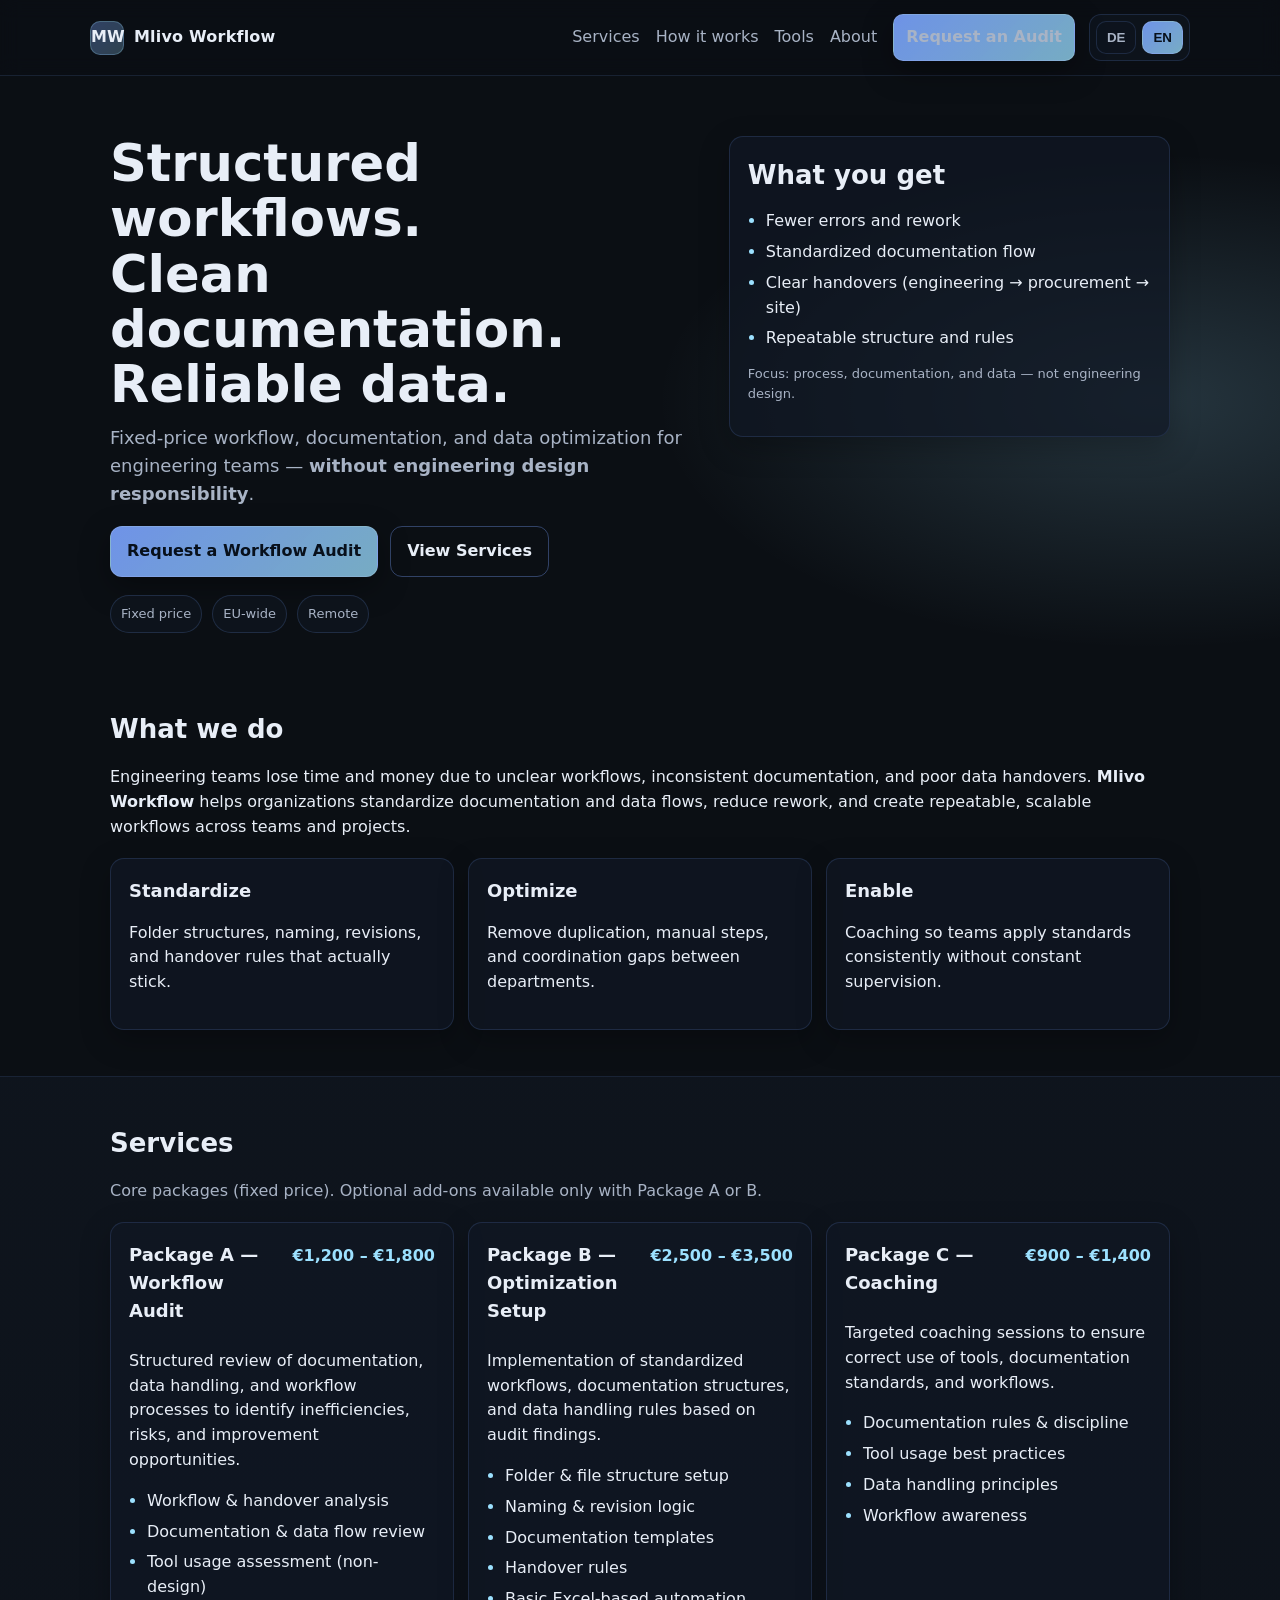
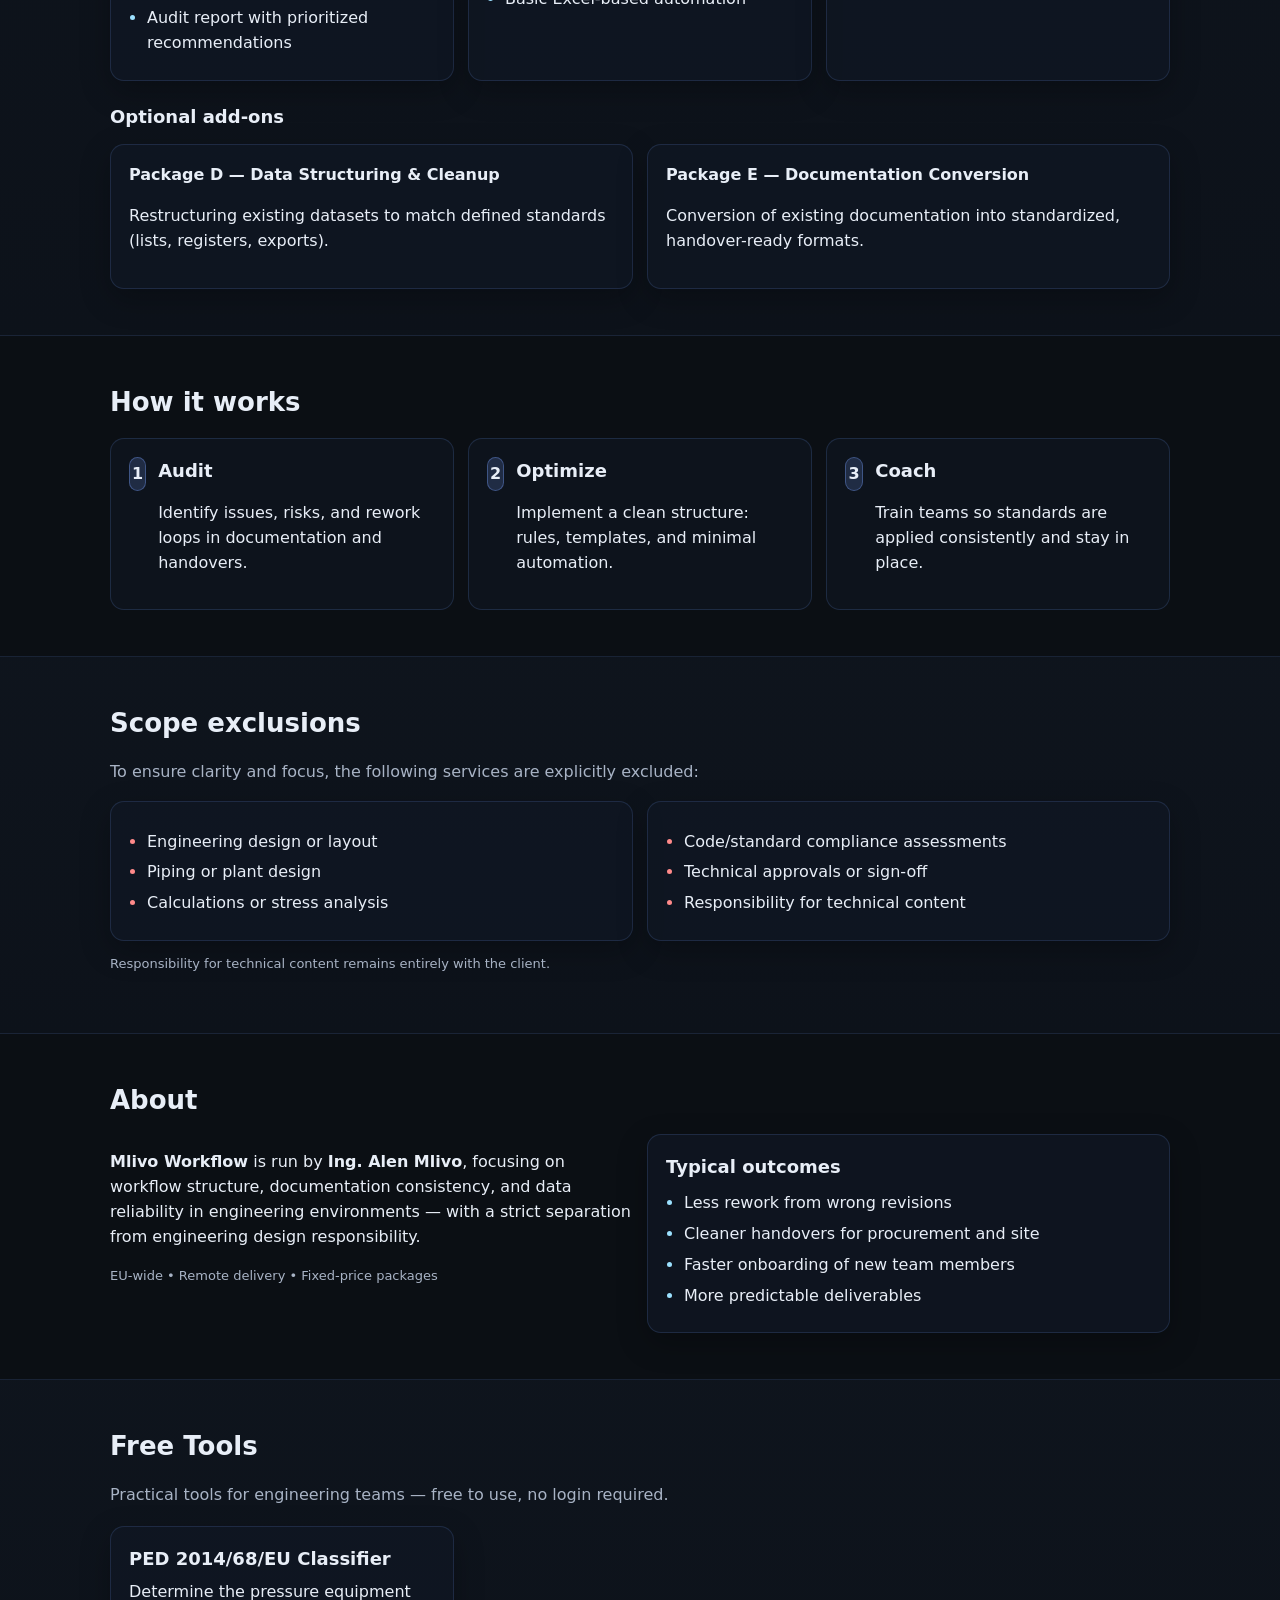
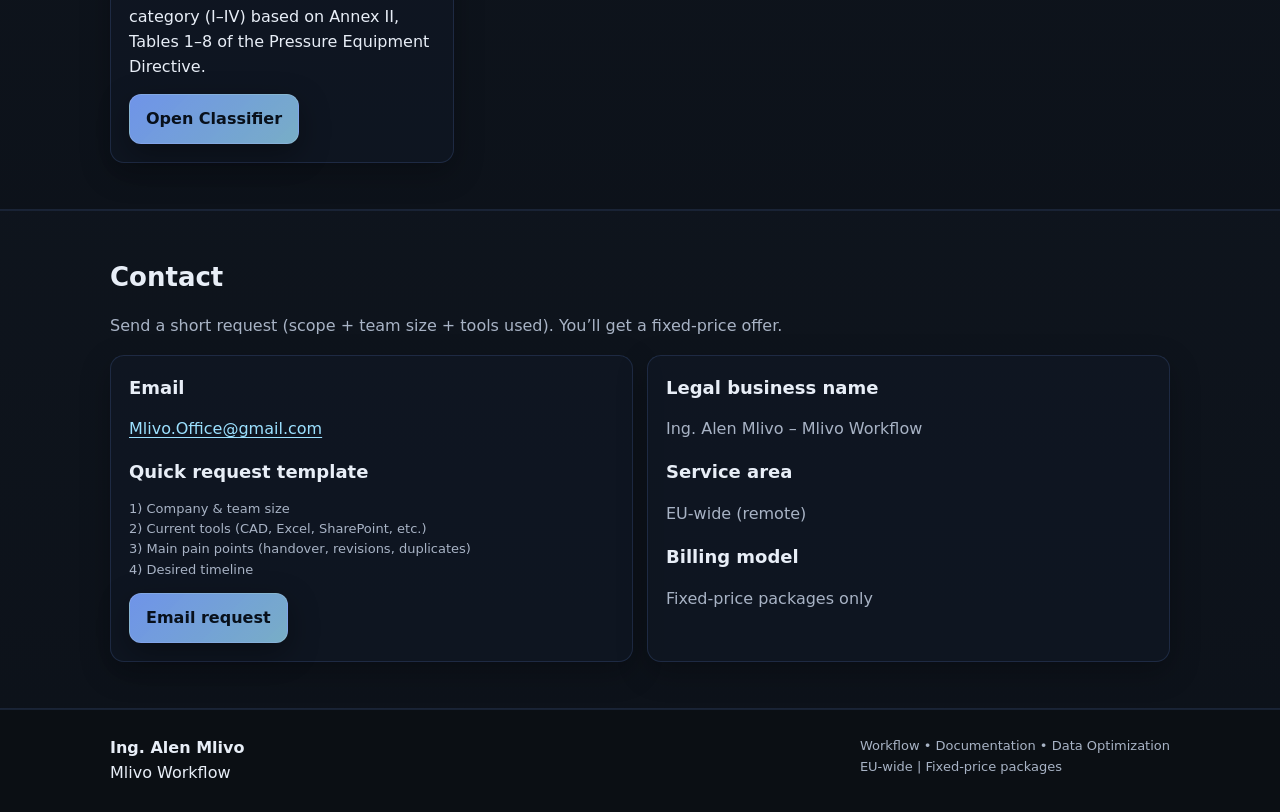
<file: index.html>
<!doctype html>
<html lang="en">
<head>
  <meta charset="utf-8" />
  <meta name="viewport" content="width=device-width,initial-scale=1" />
  <title>Mlivo Workflow | Fixed-price workflow, documentation & data optimization</title>
  <meta name="description" content="Mlivo Workflow provides fixed-price workflow, documentation, and data optimization for engineering teams across the EU — without engineering design responsibility." />
  <meta name="robots" content="index,follow" />
  <link rel="stylesheet" href="styles.css" />

  <!-- Social preview -->
  <meta property="og:title" content="Mlivo Workflow" />
  <meta property="og:description" content="Fixed-price workflow, documentation, and data optimization for engineering teams — without engineering design responsibility." />
  <meta property="og:type" content="website" />
</head>

<body>
  <header class="header">
    <div class="container header-inner">
      <a class="brand" href="#top" aria-label="Mlivo Workflow home">
        <span class="brand-mark">MW</span>
        <span class="brand-name">Mlivo Workflow</span>
      </a>

      <div class="header-right">
        <nav class="nav" aria-label="Primary">
          <a href="#services" data-i18n="nav_services">Services</a>
          <a href="#how" data-i18n="nav_how">How it works</a>
          <a href="#tools" data-i18n="nav_tools">Tools</a>
          <a href="#about" data-i18n="nav_about">About</a>
          <a class="btn btn-small" href="#contact" data-i18n="nav_cta">Request an Audit</a>
        </nav>

        <div class="lang-switch" role="group" aria-label="Language switch">
          <button class="lang-btn" type="button" data-lang="de" aria-pressed="false">DE</button>
          <button class="lang-btn" type="button" data-lang="en" aria-pressed="true">EN</button>
        </div>
      </div>
    </div>
  </header>

  <main id="top">
    <!-- HERO -->
    <section class="hero">
      <div class="container hero-grid">
        <div>
          <h1 data-i18n="hero_h1">Structured workflows.<br/>Clean documentation.<br/>Reliable data.</h1>

          <p class="lead" data-i18n="hero_lead">
            Fixed-price workflow, documentation, and data optimization for engineering teams —
            <strong>without engineering design responsibility</strong>.
          </p>

          <div class="cta">
            <a class="btn" href="#contact" data-i18n="hero_btn_primary">Request a Workflow Audit</a>
            <a class="btn btn-ghost" href="#services" data-i18n="hero_btn_secondary">View Services</a>
          </div>

          <div class="badges" aria-label="Key attributes">
            <span class="badge" data-i18n="badge_fixed">Fixed price</span>
            <span class="badge" data-i18n="badge_eu">EU-wide</span>
            <span class="badge" data-i18n="badge_remote">Remote</span>
          </div>
        </div>

        <div class="hero-card card" role="note" aria-label="Quick summary">
          <h2 data-i18n="hero_card_title">What you get</h2>
          <ul class="tick">
            <li data-i18n="hero_card_li1">Fewer errors and rework</li>
            <li data-i18n="hero_card_li2">Standardized documentation flow</li>
            <li data-i18n="hero_card_li3">Clear handovers (engineering → procurement → site)</li>
            <li data-i18n="hero_card_li4">Repeatable structure and rules</li>
          </ul>
          <p class="small muted" data-i18n="hero_card_note">
            Focus: process, documentation, and data — not engineering design.
          </p>
        </div>
      </div>
    </section>

    <!-- WHAT WE DO -->
    <section class="section">
      <div class="container">
        <h2 data-i18n="what_title">What we do</h2>
        <p data-i18n="what_text">
          Engineering teams lose time and money due to unclear workflows, inconsistent documentation, and poor data handovers.
          <strong>Mlivo Workflow</strong> helps organizations standardize documentation and data flows, reduce rework, and create
          repeatable, scalable workflows across teams and projects.
        </p>

        <div class="grid-3">
          <div class="card">
            <h3 data-i18n="what_c1_t">Standardize</h3>
            <p data-i18n="what_c1_p">Folder structures, naming, revisions, and handover rules that actually stick.</p>
          </div>
          <div class="card">
            <h3 data-i18n="what_c2_t">Optimize</h3>
            <p data-i18n="what_c2_p">Remove duplication, manual steps, and coordination gaps between departments.</p>
          </div>
          <div class="card">
            <h3 data-i18n="what_c3_t">Enable</h3>
            <p data-i18n="what_c3_p">Coaching so teams apply standards consistently without constant supervision.</p>
          </div>
        </div>
      </div>
    </section>

    <!-- SERVICES -->
    <section id="services" class="section section-alt">
      <div class="container">
        <h2 data-i18n="services_title">Services</h2>
        <p class="muted" data-i18n="services_sub">
          Core packages (fixed price). Optional add-ons available only with Package A or B.
        </p>

        <div class="grid-3">
          <article class="card service">
            <div class="service-top">
              <h3 data-i18n="svc_a_title">Package A — Workflow Audit</h3>
              <p class="price" data-i18n="svc_a_price">€1,200 – €1,800</p>
            </div>
            <p data-i18n="svc_a_desc">
              Structured review of documentation, data handling, and workflow processes to identify inefficiencies, risks,
              and improvement opportunities.
            </p>
            <ul class="tick">
              <li data-i18n="svc_a_li1">Workflow & handover analysis</li>
              <li data-i18n="svc_a_li2">Documentation & data flow review</li>
              <li data-i18n="svc_a_li3">Tool usage assessment (non-design)</li>
              <li data-i18n="svc_a_li4">Audit report with prioritized recommendations</li>
            </ul>
          </article>

          <article class="card service">
            <div class="service-top">
              <h3 data-i18n="svc_b_title">Package B — Optimization Setup</h3>
              <p class="price" data-i18n="svc_b_price">€2,500 – €3,500</p>
            </div>
            <p data-i18n="svc_b_desc">
              Implementation of standardized workflows, documentation structures, and data handling rules based on audit findings.
            </p>
            <ul class="tick">
              <li data-i18n="svc_b_li1">Folder & file structure setup</li>
              <li data-i18n="svc_b_li2">Naming & revision logic</li>
              <li data-i18n="svc_b_li3">Documentation templates</li>
              <li data-i18n="svc_b_li4">Handover rules</li>
              <li data-i18n="svc_b_li5">Basic Excel-based automation</li>
            </ul>
          </article>

          <article class="card service">
            <div class="service-top">
              <h3 data-i18n="svc_c_title">Package C — Coaching</h3>
              <p class="price" data-i18n="svc_c_price">€900 – €1,400</p>
            </div>
            <p data-i18n="svc_c_desc">
              Targeted coaching sessions to ensure correct use of tools, documentation standards, and workflows.
            </p>
            <ul class="tick">
              <li data-i18n="svc_c_li1">Documentation rules & discipline</li>
              <li data-i18n="svc_c_li2">Tool usage best practices</li>
              <li data-i18n="svc_c_li3">Data handling principles</li>
              <li data-i18n="svc_c_li4">Workflow awareness</li>
            </ul>
          </article>
        </div>

        <div class="addons">
          <h3 data-i18n="addons_title">Optional add-ons</h3>
          <div class="grid-2">
            <div class="card">
              <h4 data-i18n="add_d_title">Package D — Data Structuring & Cleanup</h4>
              <p data-i18n="add_d_desc">Restructuring existing datasets to match defined standards (lists, registers, exports).</p>
            </div>
            <div class="card">
              <h4 data-i18n="add_e_title">Package E — Documentation Conversion</h4>
              <p data-i18n="add_e_desc">Conversion of existing documentation into standardized, handover-ready formats.</p>
            </div>
          </div>
        </div>
      </div>
    </section>

    <!-- HOW IT WORKS -->
    <section id="how" class="section">
      <div class="container">
        <h2 data-i18n="how_title">How it works</h2>
        <div class="steps">
          <div class="step">
            <div class="step-num">1</div>
            <div>
              <h3 data-i18n="how_1_t">Audit</h3>
              <p data-i18n="how_1_p">Identify issues, risks, and rework loops in documentation and handovers.</p>
            </div>
          </div>
          <div class="step">
            <div class="step-num">2</div>
            <div>
              <h3 data-i18n="how_2_t">Optimize</h3>
              <p data-i18n="how_2_p">Implement a clean structure: rules, templates, and minimal automation.</p>
            </div>
          </div>
          <div class="step">
            <div class="step-num">3</div>
            <div>
              <h3 data-i18n="how_3_t">Coach</h3>
              <p data-i18n="how_3_p">Train teams so standards are applied consistently and stay in place.</p>
            </div>
          </div>
        </div>
      </div>
    </section>

    <!-- EXCLUSIONS -->
    <section class="section section-alt">
      <div class="container">
        <h2 data-i18n="excl_title">Scope exclusions</h2>
        <p class="muted" data-i18n="excl_sub">To ensure clarity and focus, the following services are explicitly excluded:</p>
        <div class="grid-2">
          <div class="card">
            <ul class="cross">
              <li data-i18n="excl_li1">Engineering design or layout</li>
              <li data-i18n="excl_li2">Piping or plant design</li>
              <li data-i18n="excl_li3">Calculations or stress analysis</li>
            </ul>
          </div>
          <div class="card">
            <ul class="cross">
              <li data-i18n="excl_li4">Code/standard compliance assessments</li>
              <li data-i18n="excl_li5">Technical approvals or sign-off</li>
              <li data-i18n="excl_li6">Responsibility for technical content</li>
            </ul>
          </div>
        </div>
        <p class="small muted" data-i18n="excl_note">Responsibility for technical content remains entirely with the client.</p>
      </div>
    </section>

    <!-- ABOUT -->
    <section id="about" class="section">
      <div class="container">
        <h2 data-i18n="about_title">About</h2>
        <div class="grid-2">
          <div>
            <p data-i18n="about_text">
              <strong>Mlivo Workflow</strong> is run by <strong>Ing. Alen Mlivo</strong>, focusing on workflow structure,
              documentation consistency, and data reliability in engineering environments — with a strict separation from
              engineering design responsibility.
            </p>
            <p class="muted small" data-i18n="about_meta">EU-wide • Remote delivery • Fixed-price packages</p>
          </div>
          <div class="card">
            <h3 data-i18n="about_card_t">Typical outcomes</h3>
            <ul class="tick">
              <li data-i18n="about_li1">Less rework from wrong revisions</li>
              <li data-i18n="about_li2">Cleaner handovers for procurement and site</li>
              <li data-i18n="about_li3">Faster onboarding of new team members</li>
              <li data-i18n="about_li4">More predictable deliverables</li>
            </ul>
          </div>
        </div>
      </div>
    </section>

    <!-- TOOLS -->
    <section id="tools" class="section section-alt">
      <div class="container">
        <h2 data-i18n="tools_title">Free Tools</h2>
        <p class="muted" data-i18n="tools_sub">Practical tools for engineering teams — free to use, no login required.</p>
        <div class="grid-3" style="margin-top:18px">
          <article class="card">
            <h3 data-i18n="tools_ped_title">PED 2014/68/EU Classifier</h3>
            <p style="margin:8px 0 14px" data-i18n="tools_ped_desc">Determine the pressure equipment category (I–IV) based on Annex II, Tables 1–8 of the Pressure Equipment Directive.</p>
            <a class="btn" href="ped-classifier.html" data-i18n="tools_ped_btn">Open Classifier</a>
          </article>
        </div>
      </div>
    </section>

    <!-- CONTACT -->
    <section id="contact" class="section section-alt">
      <div class="container">
        <h2 data-i18n="contact_title">Contact</h2>
        <p class="muted" data-i18n="contact_sub">
          Send a short request (scope + team size + tools used). You’ll get a fixed-price offer.
        </p>

        <div class="grid-2">
          <div class="card">
            <h3 data-i18n="contact_email_t">Email</h3>
            <p>
              <a class="link" id="emailLink" href="mailto:Mlivo.Office@gmail.com?subject=Request%20-%20Mlivo%20Workflow%20Audit">
                Mlivo.Office@gmail.com
              </a>
            </p>

            <h3 data-i18n="contact_tpl_t">Quick request template</h3>
            <p class="small muted" data-i18n="contact_tpl">
              1) Company & team size<br/>
              2) Current tools (CAD, Excel, SharePoint, etc.)<br/>
              3) Main pain points (handover, revisions, duplicates)<br/>
              4) Desired timeline
            </p>

            <a class="btn" id="emailBtn"
               href="mailto:Mlivo.Office@gmail.com?subject=Request%20-%20Mlivo%20Workflow&body=Company:%0ATeam%20size:%0ATools:%0APain%20points:%0ATimeline:%0A"
               data-i18n="contact_btn">
              Email request
            </a>
          </div>

          <div class="card">
            <h3 data-i18n="legal_title">Legal business name</h3>
            <p class="muted">Ing. Alen Mlivo – Mlivo Workflow</p>

            <h3 data-i18n="area_title">Service area</h3>
            <p class="muted" data-i18n="area_text">EU-wide (remote)</p>

            <h3 data-i18n="billing_title">Billing model</h3>
            <p class="muted" data-i18n="billing_text">Fixed-price packages only</p>
          </div>
        </div>
      </div>
    </section>
  </main>

  <footer class="footer">
    <div class="container footer-inner">
      <div>
        <strong>Ing. Alen Mlivo</strong><br/>
        Mlivo Workflow
      </div>
      <div class="muted small" data-i18n="footer_text">
        Workflow • Documentation • Data Optimization<br/>
        EU-wide | Fixed-price packages
      </div>
    </div>
  </footer>

  <script src="script.js"></script>
</body>
</html>
</file>
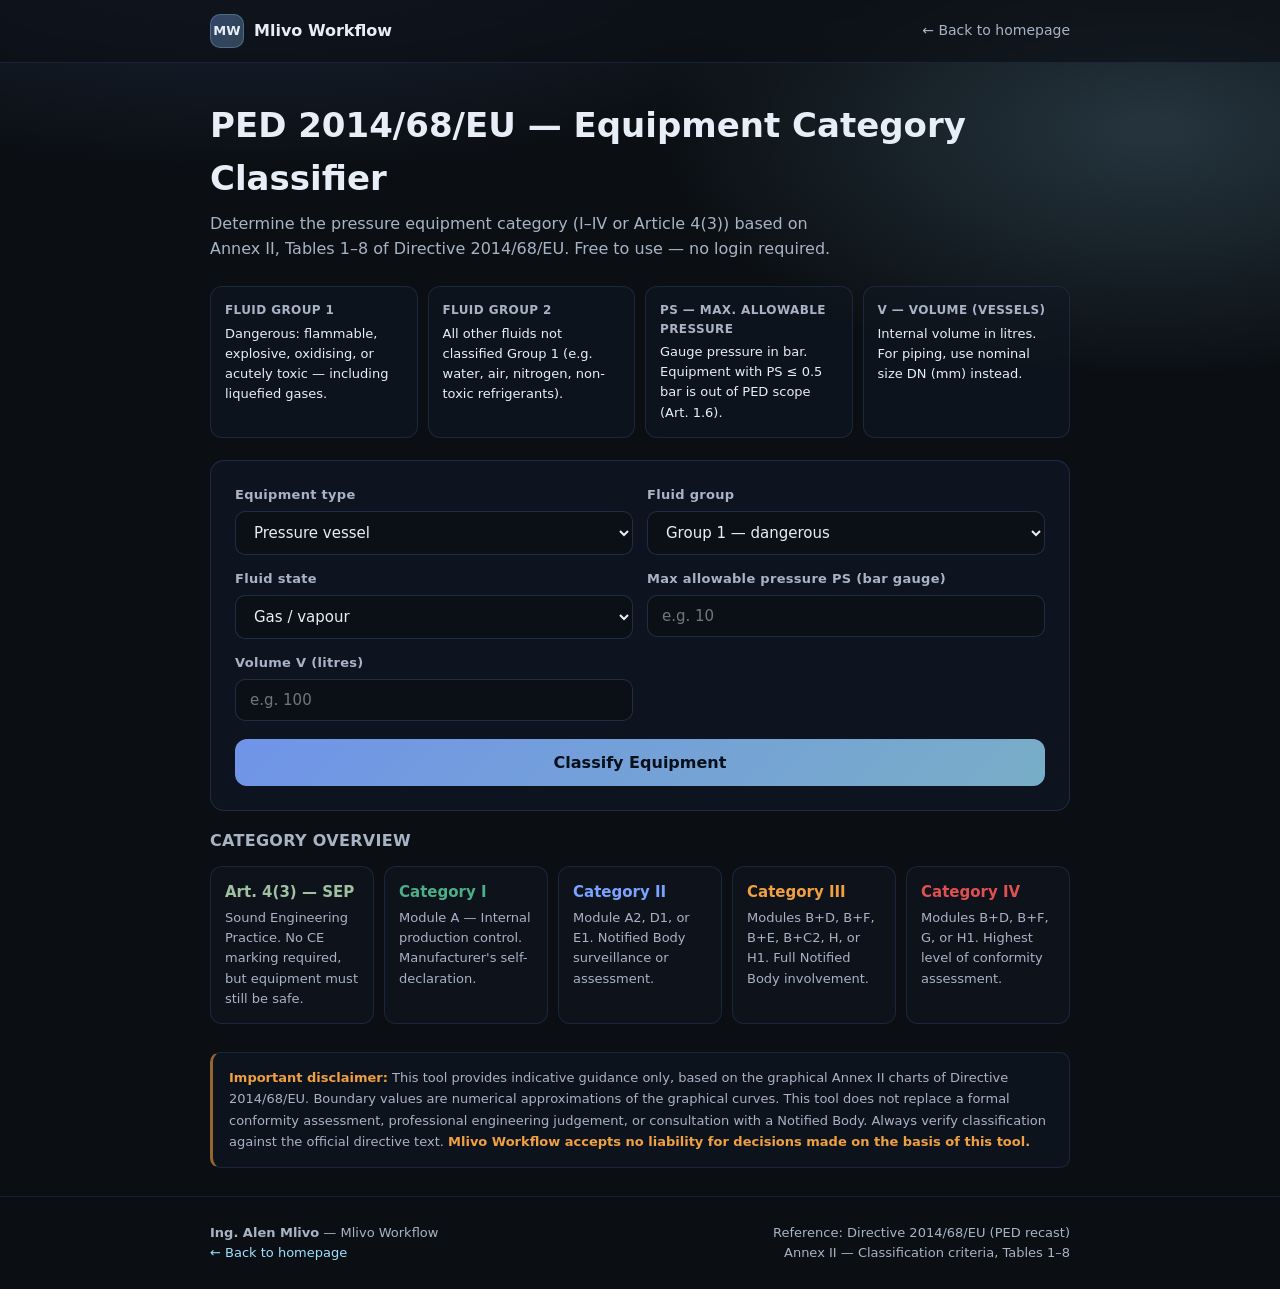
<file: ped-classifier.html>
<!doctype html>
<html lang="en">
<head>
  <meta charset="utf-8"/>
  <meta name="viewport" content="width=device-width,initial-scale=1"/>
  <title>PED 2014/68/EU Category Classifier | Mlivo Workflow</title>
  <meta name="description" content="Free online PED 2014/68/EU pressure equipment category classifier — Annex II Tables 1–4 (vessels) and 6–9 (piping). No login required."/>
  <style>
    :root{
      --bg:#0b0f14;--panel:#111824;--text:#e8eef7;--muted:#a8b3c5;
      --line:#223049;--accent:#7aa2ff;--accent2:#9ce1ff;--radius:14px;
      --c-sep:#a0c0a0;--c1:#4caf87;--c2:#7aa2ff;--c3:#f0a040;--c4:#e05050;
    }
    *{box-sizing:border-box;margin:0;padding:0}
    body{
      font-family:ui-sans-serif,system-ui,-apple-system,Segoe UI,Roboto,Helvetica,Arial,sans-serif;
      background:radial-gradient(1200px 500px at 20% -10%,rgba(122,162,255,.20),transparent 60%),
                 radial-gradient(900px 450px at 90% 10%,rgba(156,225,255,.18),transparent 55%),
                 var(--bg);
      color:var(--text);line-height:1.55;min-height:100vh;
    }
    a{color:inherit;text-decoration:none}
    .header{
      position:sticky;top:0;z-index:50;
      backdrop-filter:blur(10px);
      background:rgba(11,15,20,.65);
      border-bottom:1px solid rgba(34,48,73,.6);
    }
    .header-inner{
      max-width:900px;margin:0 auto;padding:14px 20px;
      display:flex;align-items:center;justify-content:space-between;gap:16px;
    }
    .brand{display:flex;align-items:center;gap:10px}
    .brand-mark{
      width:34px;height:34px;border-radius:10px;
      display:grid;place-items:center;
      background:linear-gradient(135deg,rgba(122,162,255,.35),rgba(156,225,255,.25));
      border:1px solid rgba(156,225,255,.25);
      font-weight:700;font-size:13px;
    }
    .brand-name{font-weight:700}
    .back{color:var(--muted);font-size:14px;display:flex;align-items:center;gap:5px}
    .back:hover{color:var(--text)}
    .wrap{max-width:900px;margin:0 auto;padding:0 20px}
    .page-head{padding:36px 0 24px}
    .page-head h1{font-size:clamp(22px,3vw,34px);margin-bottom:8px}
    .page-head p{color:var(--muted);max-width:64ch}
    .info-row{
      display:grid;grid-template-columns:repeat(auto-fit,minmax(190px,1fr));
      gap:10px;margin-bottom:22px;
    }
    .info-box{
      background:rgba(17,24,36,.55);border:1px solid rgba(34,48,73,.7);
      border-radius:12px;padding:14px;font-size:13px;
    }
    .info-box strong{display:block;color:var(--muted);margin-bottom:4px;font-size:12px;
      text-transform:uppercase;letter-spacing:.4px}
    .form-card{
      background:rgba(17,24,36,.70);border:1px solid rgba(34,48,73,.85);
      border-radius:var(--radius);padding:24px;margin-bottom:18px;
    }
    .fg{display:grid;grid-template-columns:1fr 1fr;gap:14px}
    .field{display:flex;flex-direction:column;gap:6px}
    .field label{font-size:13px;color:var(--muted);font-weight:600;letter-spacing:.3px}
    .field select,.field input[type=number],.field input[type=text]{
      background:rgba(11,15,20,.7);border:1px solid rgba(34,48,73,.9);
      border-radius:10px;color:var(--text);padding:11px 14px;
      font-size:15px;font-family:inherit;outline:none;transition:border-color .15s;
      -moz-appearance:textfield;
    }
    .field input[type=number]::-webkit-outer-spin-button,
    .field input[type=number]::-webkit-inner-spin-button{-webkit-appearance:none}
    .field select:focus,.field input:focus{border-color:rgba(122,162,255,.5)}
    .span2{grid-column:1/-1}
    .btn{
      width:100%;padding:14px;border-radius:12px;
      background:linear-gradient(135deg,rgba(122,162,255,.9),rgba(156,225,255,.75));
      color:#08101b;font-weight:700;font-size:16px;
      border:none;cursor:pointer;transition:filter .15s;margin-top:4px;
      font-family:inherit;
    }
    .btn:hover{filter:brightness(1.06)}
    /* Result */
    .result{
      border-radius:var(--radius);padding:22px;margin-bottom:18px;
      border:2px solid transparent;display:none;
    }
    .result.show{display:block}
    .result.r-out{border-color:var(--muted);background:rgba(168,179,197,.06)}
    .result.r-sep{border-color:var(--c-sep);background:rgba(160,192,160,.07)}
    .result.r-c1 {border-color:var(--c1);background:rgba(76,175,135,.07)}
    .result.r-c2 {border-color:var(--c2);background:rgba(122,162,255,.07)}
    .result.r-c3 {border-color:var(--c3);background:rgba(240,160,64,.07)}
    .result.r-c4 {border-color:var(--c4);background:rgba(224,80,80,.07)}
    .r-badge{
      display:inline-flex;align-items:center;
      padding:8px 18px;border-radius:999px;
      font-weight:800;font-size:20px;margin-bottom:14px;
    }
    .r-out .r-badge{background:rgba(168,179,197,.15);color:var(--muted)}
    .r-sep .r-badge{background:rgba(160,192,160,.15);color:var(--c-sep)}
    .r-c1  .r-badge{background:rgba(76,175,135,.15);color:var(--c1)}
    .r-c2  .r-badge{background:rgba(122,162,255,.15);color:var(--accent)}
    .r-c3  .r-badge{background:rgba(240,160,64,.15);color:var(--c3)}
    .r-c4  .r-badge{background:rgba(224,80,80,.15);color:var(--c4)}
    .r-params{
      display:flex;flex-wrap:wrap;gap:12px;
      padding:10px 14px;border-radius:10px;
      background:rgba(11,15,20,.4);font-size:13px;color:var(--muted);
      margin-bottom:12px;
    }
    .r-params span strong{color:var(--accent2)}
    .r-body{font-size:14px;color:var(--muted);line-height:1.75}
    .r-body strong{color:var(--text)}
    .r-ref{
      margin-top:10px;padding:8px 12px;border-radius:8px;
      background:rgba(11,15,20,.4);font-size:12px;color:var(--muted);
    }
    .r-module{
      margin-top:12px;padding:12px 14px;border-radius:10px;
      background:rgba(11,15,20,.35);font-size:13px;
      border-left:3px solid rgba(122,162,255,.35);
    }
    .r-module strong{color:var(--accent2)}
    /* Disclaimer */
    .disclaimer{
      background:rgba(17,24,36,.5);
      border:1px solid rgba(34,48,73,.7);
      border-left:3px solid rgba(240,160,64,.6);
      border-radius:10px;padding:14px 16px;
      margin-bottom:28px;font-size:13px;color:var(--muted);line-height:1.65;
    }
    .disclaimer strong{color:var(--c3)}
    /* Category guide */
    .cat-guide{
      display:grid;grid-template-columns:repeat(auto-fit,minmax(160px,1fr));
      gap:10px;margin-bottom:28px;
    }
    .cat-box{
      border-radius:12px;padding:14px;font-size:13px;
      border:1px solid rgba(34,48,73,.7);
      background:rgba(17,24,36,.45);
    }
    .cat-box .cat-label{font-weight:800;font-size:15px;display:block;margin-bottom:4px}
    .cat-box p{color:var(--muted)}
    .c1-l{color:var(--c1)}.c2-l{color:var(--c2)}.c3-l{color:var(--c3)}.c4-l{color:var(--c4)}.sep-l{color:var(--c-sep)}
    footer{
      padding:26px 0;border-top:1px solid rgba(34,48,73,.6);margin-top:10px;
    }
    .footer-inner{
      max-width:900px;margin:0 auto;padding:0 20px;
      display:flex;justify-content:space-between;flex-wrap:wrap;gap:14px;
      font-size:13px;color:var(--muted);
    }
    .footer-inner a{color:var(--accent2)}
    /* Report form */
    #reportForm .form-card{border-color:rgba(76,175,135,.3)}
    #reportForm h3{color:var(--c1)}
    /* Print */
    @media print{
      *{-webkit-print-color-adjust:exact;print-color-adjust:exact}
      body{background:#fff!important;color:#111!important;font-size:12px!important}
      .header,.page-head,.form-card,.info-row,.cat-guide,.disclaimer,
      footer,#result,#reportForm,.wrap>h2{display:none!important}
      #printArea{display:block!important}
      .pr-doc{font-family:'Segoe UI',Arial,sans-serif;font-size:12px;color:#111;line-height:1.5}
      .pr-header{display:flex;justify-content:space-between;align-items:flex-end;
        padding-bottom:10px;margin-bottom:16px;border-bottom:3px solid #1a3a6b}
      .pr-title{font-size:18px;font-weight:700;color:#1a3a6b}
      .pr-dir{font-size:10px;color:#666;margin-top:3px;letter-spacing:.3px}
      .pr-brand{font-size:13px;font-weight:700;color:#3a5a9a;text-align:right;line-height:1.4}
      .pr-brand small{display:block;font-size:10px;font-weight:400;color:#888}
      .pr-meta{width:100%;border-collapse:collapse;margin-bottom:16px}
      .pr-meta th{background:#eef2f8;font-weight:600;color:#333;padding:5px 10px;
        text-align:left;border:1px solid #c8d3e0;font-size:11px;width:20%}
      .pr-meta td{padding:5px 10px;border:1px solid #c8d3e0;color:#111;font-size:12px}
      .pr-sec{font-size:10px;font-weight:700;text-transform:uppercase;letter-spacing:.7px;
        color:#1a3a6b;border-bottom:1px solid #c8d3e0;padding-bottom:3px;margin:14px 0 8px}
      .pr-chips{display:flex;flex-wrap:wrap;gap:6px;margin-bottom:10px}
      .pr-chips span{font-size:11px;padding:3px 8px;background:#f4f6fb;border:1px solid #c8d3e0;border-radius:3px}
      .pr-chips span strong{color:#1a3a6b}
      .pr-result{padding:12px 16px;border-left:5px solid #aaa;background:#f8f9fc;margin-bottom:10px}
      .pr-cat{font-size:17px;font-weight:800;margin-bottom:5px}
      .pr-expl{font-size:12px;color:#333;line-height:1.65}
      .pr-expl strong{color:#1a3a6b}
      .pr-mod{font-size:11px;color:#555;margin-top:8px;padding-top:7px;border-top:1px solid #ddd}
      .pr-mod strong{color:#1a3a6b}
      .pr-ref{font-size:10px;color:#777;font-style:italic;margin-bottom:12px}
      .pr-result.prc-sep{border-left-color:#4a9a4a}.pr-result.prc-sep .pr-cat{color:#2a6a2a}
      .pr-result.prc-c1{border-left-color:#2a7abf}.pr-result.prc-c1 .pr-cat{color:#1a5a9a}
      .pr-result.prc-c2{border-left-color:#6a6abf}.pr-result.prc-c2 .pr-cat{color:#4a4a9a}
      .pr-result.prc-c3{border-left-color:#bf7a2a}.pr-result.prc-c3 .pr-cat{color:#8a5010}
      .pr-result.prc-c4{border-left-color:#bf2a2a}.pr-result.prc-c4 .pr-cat{color:#8a1010}
      .pr-disc{font-size:9.5px;color:#666;border-top:1px solid #c8d3e0;
        padding-top:10px;margin-top:16px;line-height:1.55}
      .pr-foot{font-size:9px;color:#999;text-align:center;margin-top:8px;
        padding-top:6px;border-top:1px dotted #ddd}
    }
    @media(max-width:580px){.fg{grid-template-columns:1fr}.span2{grid-column:1}}
  </style>
</head>
<body>

<header class="header">
  <div class="header-inner">
    <a class="brand" href="index.html">
      <div class="brand-mark">MW</div>
      <span class="brand-name">Mlivo Workflow</span>
    </a>
    <a class="back" href="index.html">← Back to homepage</a>
  </div>
</header>

<div class="wrap">
  <div class="page-head">
    <h1>PED 2014/68/EU — Equipment Category Classifier</h1>
    <p>Determine the pressure equipment category (I–IV or Article 4(3)) based on Annex II, Tables 1–8 of Directive 2014/68/EU. Free to use — no login required.</p>
  </div>

  <div class="info-row">
    <div class="info-box">
      <strong>Fluid Group 1</strong>
      Dangerous: flammable, explosive, oxidising, or acutely toxic — including liquefied gases.
    </div>
    <div class="info-box">
      <strong>Fluid Group 2</strong>
      All other fluids not classified Group 1 (e.g. water, air, nitrogen, non-toxic refrigerants).
    </div>
    <div class="info-box">
      <strong>PS — max. allowable pressure</strong>
      Gauge pressure in bar. Equipment with PS ≤ 0.5 bar is out of PED scope (Art. 1.6).
    </div>
    <div class="info-box">
      <strong>V — volume (vessels)</strong>
      Internal volume in litres. For piping, use nominal size DN (mm) instead.
    </div>
  </div>

  <div class="form-card">
    <div class="fg">
      <div class="field">
        <label for="eqType">Equipment type</label>
        <select id="eqType">
          <option value="vessel">Pressure vessel</option>
          <option value="piping">Piping / pipeline assembly</option>
        </select>
      </div>

      <div class="field">
        <label for="fluidGroup">Fluid group</label>
        <select id="fluidGroup">
          <option value="1">Group 1 — dangerous</option>
          <option value="2">Group 2 — non-dangerous</option>
        </select>
      </div>

      <div class="field">
        <label for="fluidState">Fluid state</label>
        <select id="fluidState">
          <option value="gas">Gas / vapour</option>
          <option value="liquid">Liquid</option>
        </select>
      </div>

      <div class="field">
        <label for="ps">Max allowable pressure PS (bar gauge)</label>
        <input type="number" id="ps" min="0" step="any" placeholder="e.g. 10"/>
      </div>

      <div class="field" id="fV">
        <label for="vol">Volume V (litres)</label>
        <input type="number" id="vol" min="0" step="any" placeholder="e.g. 100"/>
      </div>

      <div class="field" id="fDN" style="display:none">
        <label for="dn">Nominal diameter DN (mm)</label>
        <input type="number" id="dn" min="0" step="any" placeholder="e.g. 100"/>
      </div>

      <div class="span2">
        <button class="btn" onclick="classify()">Classify Equipment</button>
      </div>
    </div>
  </div>

  <!-- Result -->
  <div class="result" id="result">
    <div class="r-badge" id="rBadge"></div>
    <div class="r-params" id="rParams"></div>
    <div class="r-body" id="rBody"></div>
    <div class="r-module" id="rModule" style="display:none"></div>
    <div class="r-ref" id="rRef"></div>
  </div>

  <!-- Report form (visible after classification) -->
  <div id="reportForm" style="display:none;margin-top:12px">
    <div class="form-card" style="border-color:rgba(76,175,135,.3)">
      <h3 style="font-size:15px;font-weight:700;margin-bottom:14px">Generate PDF Report</h3>
      <div class="fg">
        <div class="field"><label>Prepared by (Ersteller)</label><input type="text" id="rp_name" placeholder="Your name"/></div>
        <div class="field"><label>Date (Datum)</label><input type="text" id="rp_date"/></div>
        <div class="field"><label>Project (Projekt)</label><input type="text" id="rp_proj" placeholder="Project name / number"/></div>
        <div class="field"><label>Revision</label><input type="text" id="rp_rev" placeholder="e.g. A0"/></div>
        <div class="field"><label>Line / Equipment No.</label><input type="text" id="rp_line" placeholder="e.g. P-100-001-AA1"/></div>
        <div class="field"><label>Notes (optional)</label><input type="text" id="rp_notes" placeholder="Additional remarks"/></div>
        <div class="span2">
          <button class="btn" onclick="generatePDF()"
            style="background:linear-gradient(135deg,rgba(76,175,135,.9),rgba(156,225,255,.65));color:#07130e">
            ↓&nbsp; Save as PDF
          </button>
        </div>
      </div>
    </div>
  </div>

  <div id="printArea" style="display:none"></div>

  <h2 style="font-size:16px;margin-bottom:12px;color:var(--muted);font-weight:700;letter-spacing:.3px;text-transform:uppercase">Category overview</h2>
  <div class="cat-guide">
    <div class="cat-box">
      <span class="cat-label sep-l">Art. 4(3) — SEP</span>
      <p>Sound Engineering Practice. No CE marking required, but equipment must still be safe.</p>
    </div>
    <div class="cat-box">
      <span class="cat-label c1-l">Category I</span>
      <p>Module A — Internal production control. Manufacturer's self-declaration.</p>
    </div>
    <div class="cat-box">
      <span class="cat-label c2-l">Category II</span>
      <p>Module A2, D1, or E1. Notified Body surveillance or assessment.</p>
    </div>
    <div class="cat-box">
      <span class="cat-label c3-l">Category III</span>
      <p>Modules B+D, B+F, B+E, B+C2, H, or H1. Full Notified Body involvement.</p>
    </div>
    <div class="cat-box">
      <span class="cat-label c4-l">Category IV</span>
      <p>Modules B+D, B+F, G, or H1. Highest level of conformity assessment.</p>
    </div>
  </div>

  <div class="disclaimer">
    <strong>Important disclaimer:</strong> This tool provides indicative guidance only, based on the graphical Annex II charts of Directive 2014/68/EU. Boundary values are numerical approximations of the graphical curves. This tool does not replace a formal conformity assessment, professional engineering judgement, or consultation with a Notified Body. Always verify classification against the official directive text. <strong>Mlivo Workflow accepts no liability for decisions made on the basis of this tool.</strong>
  </div>
</div>

<footer>
  <div class="footer-inner">
    <div>
      <strong>Ing. Alen Mlivo</strong> — Mlivo Workflow<br/>
      <a href="index.html">← Back to homepage</a>
    </div>
    <div style="text-align:right">
      Reference: Directive 2014/68/EU (PED recast)<br/>
      Annex II — Classification criteria, Tables 1–8
    </div>
  </div>
</footer>

<script>
document.getElementById('eqType').addEventListener('change', function(){
  const v = this.value === 'vessel';
  document.getElementById('fV').style.display  = v ? '' : 'none';
  document.getElementById('fDN').style.display = v ? 'none' : '';
});

const MODULES = {
  art4: null,
  out:  null,
  cat1: 'Conformity assessment: <strong>Module A</strong> (internal production control).',
  cat2: 'Conformity assessment: <strong>Module A2, D1, or E1</strong>.',
  cat3: 'Conformity assessment: <strong>Module B+D, B+F, B+E, B+C2, H, or H1</strong>. Notified Body required.',
  cat4: 'Conformity assessment: <strong>Module B+D, B+F, G, or H1</strong>. Notified Body required. Highest level.',
};

const CSS = {art4:'r-sep', cat1:'r-c1', cat2:'r-c2', cat3:'r-c3', cat4:'r-c4', out:'r-out'};
const LABELS = {
  art4:'Article 4(3) — Sound Engineering Practice',
  cat1:'Category I',
  cat2:'Category II',
  cat3:'Category III',
  cat4:'Category IV',
  out :'Not subject to PED'
};

function classify(){
  const eqType     = document.getElementById('eqType').value;
  const fluidGroup = parseInt(document.getElementById('fluidGroup').value);
  const fluidState = document.getElementById('fluidState').value;
  const ps  = parseFloat(document.getElementById('ps').value);
  const vol = parseFloat(document.getElementById('vol').value);
  const dn  = parseFloat(document.getElementById('dn').value);

  if(isNaN(ps) || ps < 0){ alert('Enter a valid PS value (≥ 0 bar).'); return; }
  if(eqType === 'vessel' && (isNaN(vol) || vol <= 0)){ alert('Enter a valid Volume V (litres > 0).'); return; }
  if(eqType === 'piping' && (isNaN(dn)  || dn  <= 0)){ alert('Enter a valid nominal size DN (mm > 0).'); return; }

  let cat, explain, tableRef;

  /* ── Out of scope ── */
  if(ps <= 0.5){
    cat = 'out';
    explain = 'PS ≤ 0.5 bar — this equipment is <strong>excluded from the scope</strong> of Directive 2014/68/EU (Article 1(6)). No PED conformity assessment required.';
    tableRef = 'PED 2014/68/EU — Article 1(6): PS ≤ 0.5 bar exclusion';
    show(cat, explain, tableRef, eqType, fluidGroup, fluidState, ps, vol, dn);
    return;
  }

  /* ── VESSELS ── */
  if(eqType === 'vessel'){
    const psv = ps * vol;

    if(fluidState === 'gas'){
      if(fluidGroup === 1){
        /* Table 1 — Vessels, Group 1, gas */
        tableRef = 'Annex II, Table 1 — Vessels containing Group 1 fluids (gas/vapour), PS > 0.5 bar';
        if(psv <= 25){
          cat = 'art4';
          explain = `PS × V = <strong>${fmt(psv)} bar·L</strong> ≤ 25 bar·L → Article 4(3) applies. Sound Engineering Practice sufficient. No CE marking required.`;
        } else if(psv <= 200 && ps <= 200){
          cat = 'cat1';
          explain = `PS × V = <strong>${fmt(psv)} bar·L</strong> (25 – 200 bar·L) and PS ≤ 200 bar → <strong>Category I</strong>.`;
        } else if(psv <= 1000){
          cat = 'cat2';
          explain = `PS × V = <strong>${fmt(psv)} bar·L</strong> (200 – 1,000 bar·L) → <strong>Category II</strong>.`;
        } else if(psv <= 3000 || vol <= 1){
          cat = 'cat3';
          explain = `PS × V = <strong>${fmt(psv)} bar·L</strong>${vol <= 1 ? ', V ≤ 1 L' : ' (1,000 – 3,000 bar·L)'} → <strong>Category III</strong>.`;
        } else {
          cat = 'cat4';
          explain = `PS × V = <strong>${fmt(psv)} bar·L</strong> > 3,000 bar·L, V > 1 L → <strong>Category IV</strong>.`;
        }
        if(ps > 1000 && (cat === 'cat1' || cat === 'cat2')){ cat = 'cat3'; explain += ' (PS > 1,000 bar overrides to Category III minimum.)'; }

      } else {
        /* Table 2 — Vessels, Group 2, gas */
        tableRef = 'Annex II, Table 2 — Vessels containing Group 2 fluids (gas/vapour, e.g. steam, compressed air)';
        if(psv <= 50){
          cat = 'art4';
          explain = `PS × V = <strong>${fmt(psv)} bar·L</strong> ≤ 50 bar·L → Article 4(3) — Sound Engineering Practice.`;
        } else if(psv <= 200){
          cat = 'cat1';
          explain = `PS × V = <strong>${fmt(psv)} bar·L</strong> (50 – 200 bar·L) → <strong>Category I</strong>.`;
        } else if(psv <= 1000){
          cat = 'cat2';
          explain = `PS × V = <strong>${fmt(psv)} bar·L</strong> (200 – 1,000 bar·L) → <strong>Category II</strong>.`;
        } else {
          cat = vol > 1 ? 'cat3' : 'cat2';
          explain = `PS × V = <strong>${fmt(psv)} bar·L</strong> > 1,000 bar·L${vol > 1 ? ', V > 1 L → <strong>Category III</strong>.' : ', V ≤ 1 L → <strong>Category II</strong>.'}`;
        }
      }

    } else {
      /* Liquid vessels */
      const psv = ps * vol;

      if(fluidGroup === 1){
        /* Table 3 — Vessels, Group 1, liquid */
        tableRef = 'Annex II, Table 3 — Vessels containing Group 1 fluids (liquid), PS > 0.5 bar';
        if(ps <= 10 || psv <= 200){
          cat = 'art4';
          explain = `${ps <= 10 ? 'PS ≤ 10 bar' : `PS × V = ${fmt(psv)} bar·L ≤ 200 bar·L`} → Article 4(3) — Sound Engineering Practice.`;
        } else if(psv <= 500){
          cat = 'cat1';
          explain = `PS × V = <strong>${fmt(psv)} bar·L</strong> (200 – 500 bar·L), PS > 10 bar → <strong>Category I</strong>.`;
        } else if(psv <= 1000){
          cat = 'cat2';
          explain = `PS × V = <strong>${fmt(psv)} bar·L</strong> (500 – 1,000 bar·L) → <strong>Category II</strong>.`;
        } else {
          cat = 'cat3';
          explain = `PS × V = <strong>${fmt(psv)} bar·L</strong> > 1,000 bar·L → <strong>Category III</strong>.`;
        }

      } else {
        /* Table 4 — Vessels, Group 2, liquid */
        tableRef = 'Annex II, Table 4 — Vessels containing Group 2 fluids (liquid, e.g. water, hydraulic oil)';
        if(ps <= 10 || psv <= 1000){
          cat = 'art4';
          explain = `${ps <= 10 ? 'PS ≤ 10 bar' : `PS × V = ${fmt(psv)} bar·L ≤ 1,000 bar·L`} → Article 4(3) — Sound Engineering Practice.`;
        } else if(psv <= 10000){
          cat = 'cat1';
          explain = `PS × V = <strong>${fmt(psv)} bar·L</strong> (1,000 – 10,000 bar·L), PS > 10 bar → <strong>Category I</strong>.`;
        } else {
          cat = 'cat2';
          explain = `PS × V = <strong>${fmt(psv)} bar·L</strong> > 10,000 bar·L → <strong>Category II</strong>.`;
        }
      }
    }

  /* ── PIPING ── */
  } else {
    const psdn = ps * dn;

    if(fluidState === 'gas'){
      if(fluidGroup === 1){
        /* Table 6 — Piping, Group 1, gas */
        tableRef = 'Annex II, Table 6 — Piping containing Group 1 fluids (gas/vapour)';
        if(dn <= 25){
          cat = 'art4';
          explain = `DN = <strong>${dn} mm</strong> ≤ 25 mm → Article 4(3) applies.`;
        } else if(dn <= 100 && psdn <= 1000){
          cat = 'cat1';
          explain = `DN ≤ 100 mm and PS × DN = <strong>${fmt(psdn)} bar·mm</strong> ≤ 1,000 → <strong>Category I</strong>.`;
        } else if(dn <= 350 && psdn <= 3500){
          cat = 'cat2';
          explain = `DN ≤ 350 mm and PS × DN = <strong>${fmt(psdn)} bar·mm</strong> ≤ 3,500 → <strong>Category II</strong>.`;
        } else {
          cat = 'cat3';
          explain = `DN > 350 mm or PS × DN = <strong>${fmt(psdn)} bar·mm</strong> > 3,500 → <strong>Category III</strong>.`;
        }

      } else {
        /* Table 7 — Piping, Group 2, gas */
        tableRef = 'Annex II, Table 7 — Piping containing Group 2 fluids (gas/vapour, e.g. steam, air)';
        if(dn <= 32 && psdn <= 1000){
          cat = 'art4';
          explain = `DN ≤ 32 mm and PS × DN = <strong>${fmt(psdn)} bar·mm</strong> ≤ 1,000 → Article 4(3).`;
        } else if(psdn <= 3500){
          cat = 'cat1';
          explain = `PS × DN = <strong>${fmt(psdn)} bar·mm</strong> ≤ 3,500 bar·mm → <strong>Category I</strong>.`;
        } else if(dn > 250 && psdn > 5000){
          cat = 'cat3';
          explain = `DN > 250 mm and PS × DN = <strong>${fmt(psdn)} bar·mm</strong> > 5,000 → <strong>Category III</strong>.`;
        } else {
          cat = 'cat2';
          explain = `PS × DN = <strong>${fmt(psdn)} bar·mm</strong> (3,500 – 5,000 bar·mm) → <strong>Category II</strong>.`;
        }
      }

    } else {
      /* Liquid piping */
      if(fluidGroup === 1){
        /* Table 8 — Piping, Group 1, liquid */
        tableRef = 'Annex II, Table 8 — Piping containing Group 1 fluids (liquid)';
        if(dn <= 25 || psdn <= 2000){
          cat = 'art4';
          explain = `${dn <= 25 ? `DN = <strong>${dn} mm</strong> ≤ 25 mm` : `PS × DN = <strong>${fmt(psdn)}</strong> bar·mm ≤ 2,000`} → Article 4(3).`;
        } else if(ps <= 10){
          cat = 'cat1';
          explain = `PS × DN = <strong>${fmt(psdn)} bar·mm</strong> > 2,000, PS = <strong>${ps} bar</strong> ≤ 10 bar → <strong>Category I</strong>.`;
        } else {
          cat = 'cat2';
          explain = `PS × DN = <strong>${fmt(psdn)} bar·mm</strong> > 2,000, PS > 10 bar → <strong>Category II</strong>. (Max. category for Group 1 liquid piping.)`;
        }

      } else {
        /* Table 9 — Piping, Group 2, liquid */
        tableRef = 'Annex II, Table 9 — Piping containing Group 2 fluids (liquid, e.g. water, cooling water)';
        if(dn <= 200 && psdn <= 5000){
          cat = 'art4';
          explain = `DN ≤ 200 mm and PS × DN = <strong>${fmt(psdn)} bar·mm</strong> ≤ 5,000 → Article 4(3).`;
        } else {
          cat = 'cat1';
          explain = `DN > 200 mm or PS × DN = <strong>${fmt(psdn)} bar·mm</strong> > 5,000 → <strong>Category I</strong>. (Max. category for Group 2 liquid piping.)`;
        }
      }
    }
  }

  show(cat, explain, tableRef, eqType, fluidGroup, fluidState, ps, vol, dn);
}

function fmt(n){ return n >= 1000 ? n.toLocaleString('en',{maximumFractionDigits:0}) : n.toFixed(n % 1 === 0 ? 0 : 1); }

function show(cat, explain, tableRef, eqType, fluidGroup, fluidState, ps, vol, dn){
  const el     = document.getElementById('result');
  const badge  = document.getElementById('rBadge');
  const params = document.getElementById('rParams');
  const body   = document.getElementById('rBody');
  const mod    = document.getElementById('rModule');
  const ref    = document.getElementById('rRef');

  el.className = 'result show ' + CSS[cat];
  badge.textContent = LABELS[cat];

  const pArr = [
    `<span>Type: <strong>${eqType === 'vessel' ? 'Vessel' : 'Piping'}</strong></span>`,
    `<span>Fluid: <strong>Group ${fluidGroup} ${fluidState}</strong></span>`,
    `<span>PS: <strong>${ps} bar</strong></span>`,
  ];
  if(eqType === 'vessel'){
    pArr.push(`<span>V: <strong>${vol} L</strong></span>`);
    pArr.push(`<span>PS×V: <strong>${fmt(ps*vol)} bar·L</strong></span>`);
  } else {
    pArr.push(`<span>DN: <strong>${dn} mm</strong></span>`);
    pArr.push(`<span>PS×DN: <strong>${fmt(ps*dn)} bar·mm</strong></span>`);
  }
  params.innerHTML = pArr.join('');
  body.innerHTML   = explain;
  ref.textContent  = tableRef ? `Reference: ${tableRef}` : '';

  const m = MODULES[cat];
  if(m){ mod.style.display = ''; mod.innerHTML = m; }
  else  { mod.style.display = 'none'; }

  el.scrollIntoView({behavior:'smooth', block:'nearest'});

  // Show report form + auto-fill date
  document.getElementById('reportForm').style.display = 'block';
  const rd = document.getElementById('rp_date');
  if(!rd.value) rd.value = new Date().toLocaleDateString('de-AT',{day:'2-digit',month:'2-digit',year:'numeric'});
}

function generatePDF(){
  const name  = document.getElementById('rp_name').value.trim() || '—';
  const date  = document.getElementById('rp_date').value.trim()  || new Date().toLocaleDateString('de-AT',{day:'2-digit',month:'2-digit',year:'numeric'});
  const proj  = document.getElementById('rp_proj').value.trim() || '—';
  const rev   = document.getElementById('rp_rev').value.trim()  || '—';
  const line  = document.getElementById('rp_line').value.trim() || '—';
  const notes = document.getElementById('rp_notes').value.trim() || '—';

  const badge    = document.getElementById('rBadge').textContent;
  const paramsEl = document.getElementById('rParams');
  const bodyHTML = document.getElementById('rBody').innerHTML;
  const modEl    = document.getElementById('rModule');
  const modHTML  = modEl.style.display !== 'none' ? modEl.innerHTML : '';
  const refText  = document.getElementById('rRef').textContent;

  const catMap = {'r-sep':'prc-sep','r-c1':'prc-c1','r-c2':'prc-c2','r-c3':'prc-c3','r-c4':'prc-c4','r-out':'prc-out'};
  let prc = '';
  const resEl = document.getElementById('result');
  for(const [k,v] of Object.entries(catMap)){ if(resEl.classList.contains(k)){ prc=v; break; } }

  document.getElementById('printArea').innerHTML = `
<div class="pr-doc">
  <div class="pr-header">
    <div>
      <div class="pr-title">PED 2014/68/EU — Classification Report</div>
      <div class="pr-dir">Directive 2014/68/EU · Pressure Equipment · Annex II Classification</div>
    </div>
    <div class="pr-brand">Mlivo Workflow<small>Workflow · Documentation · Data</small></div>
  </div>

  <table class="pr-meta">
    <tr><th>Prepared by</th><td>${name}</td><th>Date</th><td>${date}</td></tr>
    <tr><th>Project</th><td>${proj}</td><th>Revision</th><td>${rev}</td></tr>
    <tr><th>Line / Equip. No.</th><td>${line}</td><th>Notes</th><td>${notes}</td></tr>
  </table>

  <div class="pr-sec">Input Parameters</div>
  <div class="pr-chips">${paramsEl.innerHTML}</div>

  <div class="pr-sec">Classification Result</div>
  <div class="pr-result ${prc}">
    <div class="pr-cat">${badge}</div>
    <div class="pr-expl">${bodyHTML}</div>
    ${modHTML ? '<div class="pr-mod">'+modHTML+'</div>' : ''}
  </div>
  ${refText ? '<div class="pr-ref">'+refText+'</div>' : ''}

  <div class="pr-disc">
    <strong>Disclaimer:</strong> This report provides indicative guidance only, based on numerical approximations of the graphical charts in Annex II of Directive 2014/68/EU. It does not constitute a formal conformity assessment and cannot replace professional engineering judgement or consultation with a Notified Body. Always verify classification against the official directive text. <strong>Mlivo Workflow accepts no liability for any decisions made on the basis of this report.</strong>
  </div>
  <div class="pr-foot">Generated by Mlivo Workflow PED Classifier &nbsp;|&nbsp; Not a substitute for professional assessment</div>
</div>`;

  window.print();
}
</script>
</body>
</html>
</file>
<file: styles.css>
:root{
  --bg:#0b0f14;
  --panel:#111824;
  --panel2:#0e141f;
  --text:#e8eef7;
  --muted:#a8b3c5;
  --line:#223049;
  --accent:#7aa2ff;
  --accent2:#9ce1ff;
  --shadow: 0 10px 30px rgba(0,0,0,.35);
  --radius: 14px;
}

*{box-sizing:border-box}
html,body{margin:0;padding:0}
body{
  font-family: ui-sans-serif, system-ui, -apple-system, Segoe UI, Roboto, Helvetica, Arial, "Apple Color Emoji","Segoe UI Emoji";
  background: radial-gradient(1200px 500px at 20% -10%, rgba(122,162,255,.20), transparent 60%),
              radial-gradient(900px 450px at 90% 10%, rgba(156,225,255,.18), transparent 55%),
              var(--bg);
  color:var(--text);
  line-height:1.55;
}

a{color:inherit;text-decoration:none}
a.link{color:var(--accent2);text-decoration:underline;text-decoration-thickness:1px;text-underline-offset:3px}

.container{max-width:1100px;margin:0 auto;padding:0 20px}

.header{
  position: sticky;
  top:0;
  z-index:50;
  backdrop-filter: blur(10px);
  background: rgba(11,15,20,.65);
  border-bottom: 1px solid rgba(34,48,73,.6);
}
.header-inner{
  display:flex;
  align-items:center;
  justify-content:space-between;
  padding: 14px 0;
  gap:16px;
}
.header-right{
  display:flex;
  align-items:center;
  gap:14px;
}
.brand{display:flex;align-items:center;gap:10px}
.brand-mark{
  width:34px;height:34px;border-radius:10px;
  display:grid;place-items:center;
  background: linear-gradient(135deg, rgba(122,162,255,.35), rgba(156,225,255,.25));
  border:1px solid rgba(156,225,255,.25);
  font-weight:700;
}
.brand-name{font-weight:700;letter-spacing:.2px}

.nav{display:flex;align-items:center;gap:16px;flex-wrap:wrap}
.nav a{color:var(--muted)}
.nav a:hover{color:var(--text)}

.lang-switch{
  display:flex;
  gap:6px;
  padding: 6px;
  border-radius: 12px;
  border: 1px solid rgba(34,48,73,.85);
  background: rgba(17,24,36,.55);
}
.lang-btn{
  appearance:none;
  border: 1px solid rgba(34,48,73,.85);
  background: rgba(14,20,31,.75);
  color: var(--muted);
  padding: 8px 10px;
  border-radius: 10px;
  font-weight: 800;
  cursor:pointer;
}
.lang-btn[aria-pressed="true"]{
  color: #08101b;
  border-color: rgba(255,255,255,.12);
  background: linear-gradient(135deg, rgba(122,162,255,.9), rgba(156,225,255,.75));
}
.lang-btn:hover{filter:brightness(1.05)}

.btn{
  display:inline-block;
  padding: 12px 16px;
  border-radius: 12px;
  background: linear-gradient(135deg, rgba(122,162,255,.9), rgba(156,225,255,.75));
  color:#08101b;
  font-weight:700;
  box-shadow: var(--shadow);
  border: 1px solid rgba(255,255,255,.12);
}
.btn:hover{filter:brightness(1.03)}
.btn-ghost{
  background: transparent;
  color: var(--text);
  border: 1px solid rgba(122,162,255,.35);
  box-shadow:none;
}
.btn-small{padding:10px 12px;border-radius:10px}

.hero{padding: 60px 0 30px}
.hero-grid{
  display:grid;
  grid-template-columns: 1.15fr .85fr;
  gap: 22px;
  align-items: start;
}
h1{
  margin: 0 0 12px;
  font-size: clamp(34px, 4vw, 52px);
  line-height:1.08;
}
.lead{
  margin: 0 0 18px;
  color: var(--muted);
  font-size: 18px;
  max-width: 56ch;
}
.cta{display:flex;gap:12px;flex-wrap:wrap;margin: 8px 0 18px}
.badges{display:flex;gap:10px;flex-wrap:wrap}
.badge{
  padding: 8px 10px;
  border-radius: 999px;
  border: 1px solid rgba(34,48,73,.9);
  background: rgba(17,24,36,.55);
  color: var(--muted);
  font-size: 13px;
}

.section{padding: 46px 0}
.section-alt{
  background: linear-gradient(180deg, rgba(17,24,36,.55), rgba(14,20,31,.55));
  border-top: 1px solid rgba(34,48,73,.6);
  border-bottom: 1px solid rgba(34,48,73,.6);
}
h2{margin: 0 0 14px;font-size: 26px}
h3{margin: 0 0 8px;font-size:18px}
h4{margin: 0 0 6px;font-size:16px}

.card{
  background: rgba(17,24,36,.70);
  border: 1px solid rgba(34,48,73,.85);
  border-radius: var(--radius);
  padding: 18px;
  box-shadow: 0 10px 30px rgba(0,0,0,.25);
}

.grid-3{
  margin-top: 18px;
  display:grid;
  grid-template-columns: repeat(3, 1fr);
  gap: 14px;
}
.grid-2{
  margin-top: 14px;
  display:grid;
  grid-template-columns: repeat(2, 1fr);
  gap: 14px;
}

.service-top{
  display:flex;
  align-items:baseline;
  justify-content:space-between;
  gap: 12px;
  margin-bottom: 8px;
}
.price{
  margin:0;
  font-weight:800;
  color: var(--accent2);
  white-space:nowrap;
}
.addons{margin-top: 22px}

.steps{
  display:grid;
  grid-template-columns: repeat(3, 1fr);
  gap: 14px;
  margin-top: 16px;
}
.step{
  display:flex;
  gap: 12px;
  align-items:flex-start;
  padding: 18px;
  border: 1px solid rgba(34,48,73,.85);
  border-radius: var(--radius);
  background: rgba(17,24,36,.55);
}
.step-num{
  width:34px;height:34px;border-radius: 12px;
  display:grid;place-items:center;
  background: rgba(122,162,255,.18);
  border: 1px solid rgba(122,162,255,.35);
  font-weight:800;
}

.tick, .cross{margin: 10px 0 0; padding-left: 18px}
.tick li{margin: 6px 0}
.tick li::marker{color: var(--accent2)}
.cross li{margin: 6px 0}
.cross li::marker{color: #ff8a8a}

.small{font-size: 13px}
.muted{color: var(--muted)}

.footer{
  padding: 26px 0;
  border-top: 1px solid rgba(34,48,73,.6);
}
.footer-inner{
  display:flex;
  justify-content:space-between;
  gap: 18px;
  flex-wrap:wrap;
}

/* Responsive */
@media (max-width: 980px){
  .hero-grid{grid-template-columns: 1fr}
  .grid-3{grid-template-columns: 1fr}
  .grid-2{grid-template-columns: 1fr}
  .steps{grid-template-columns: 1fr}
}
@media (max-width: 900px){
  .nav{display:none}
}
</file>
